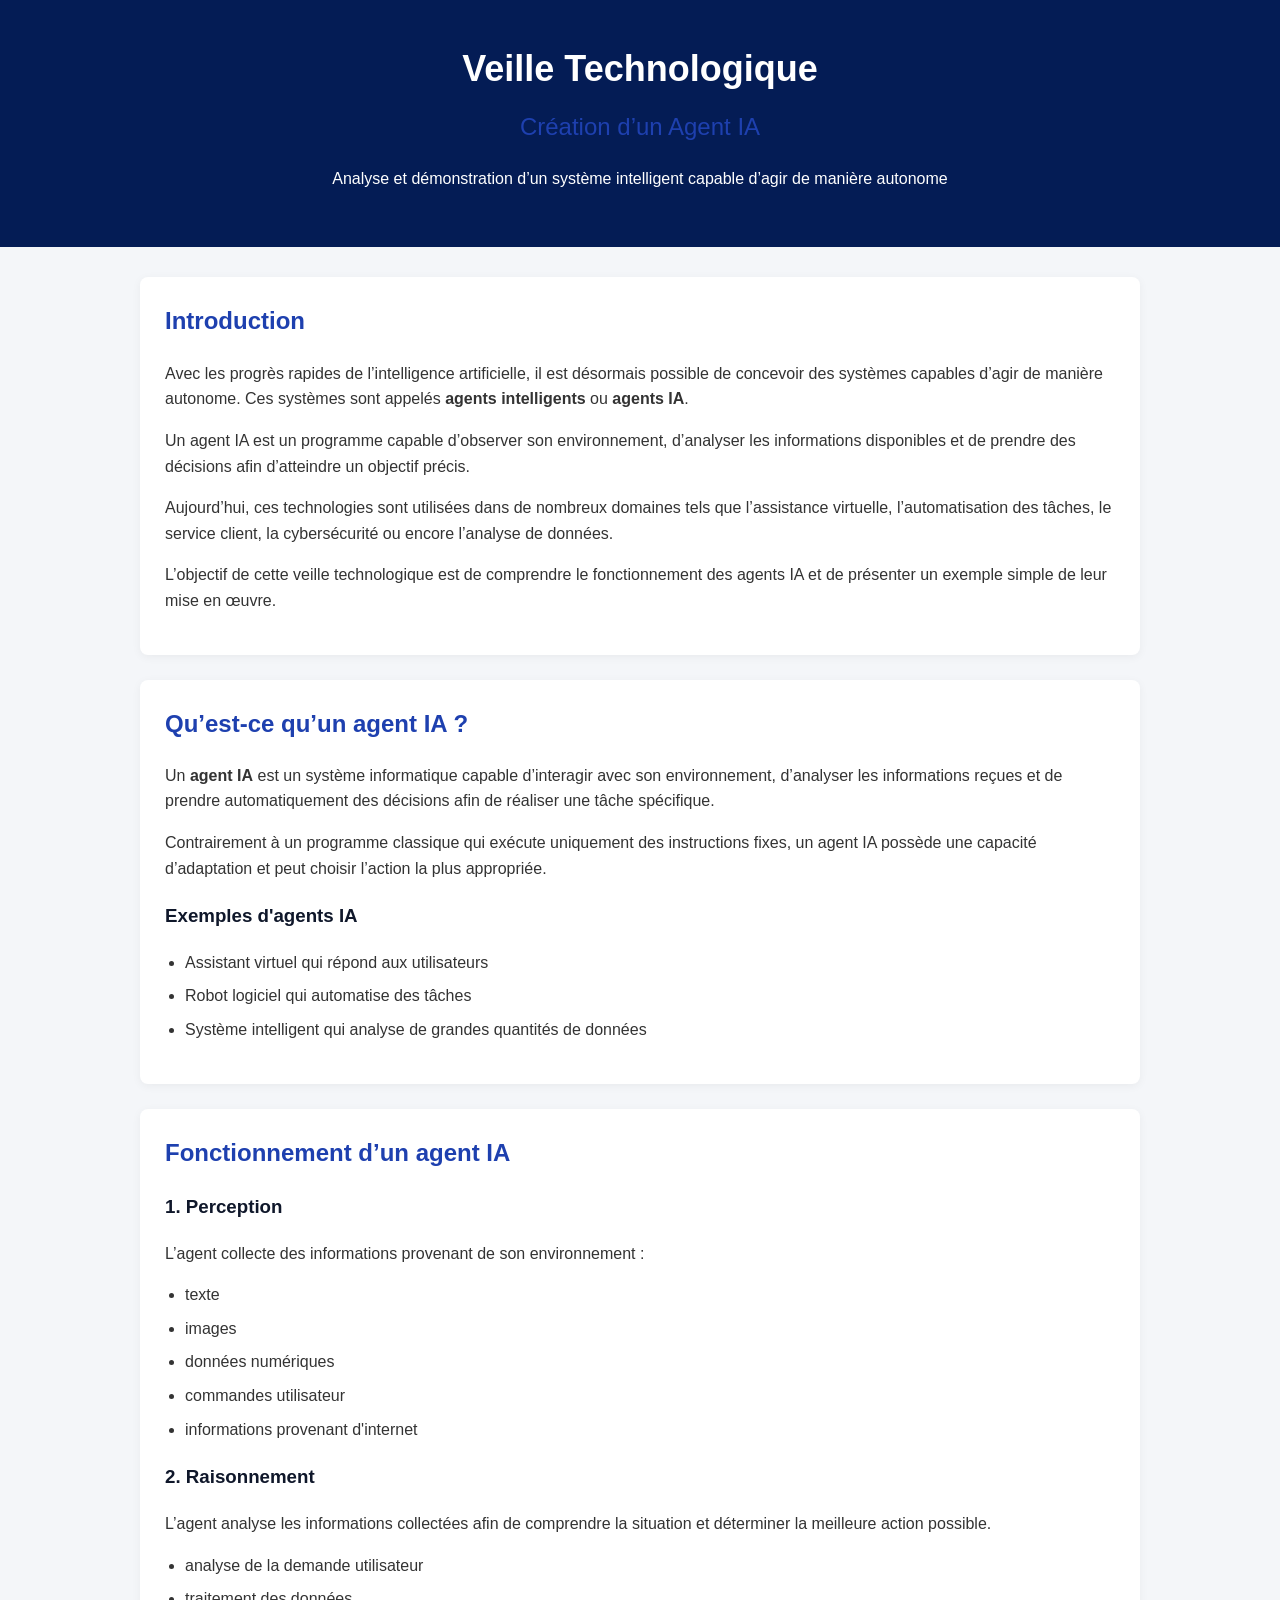
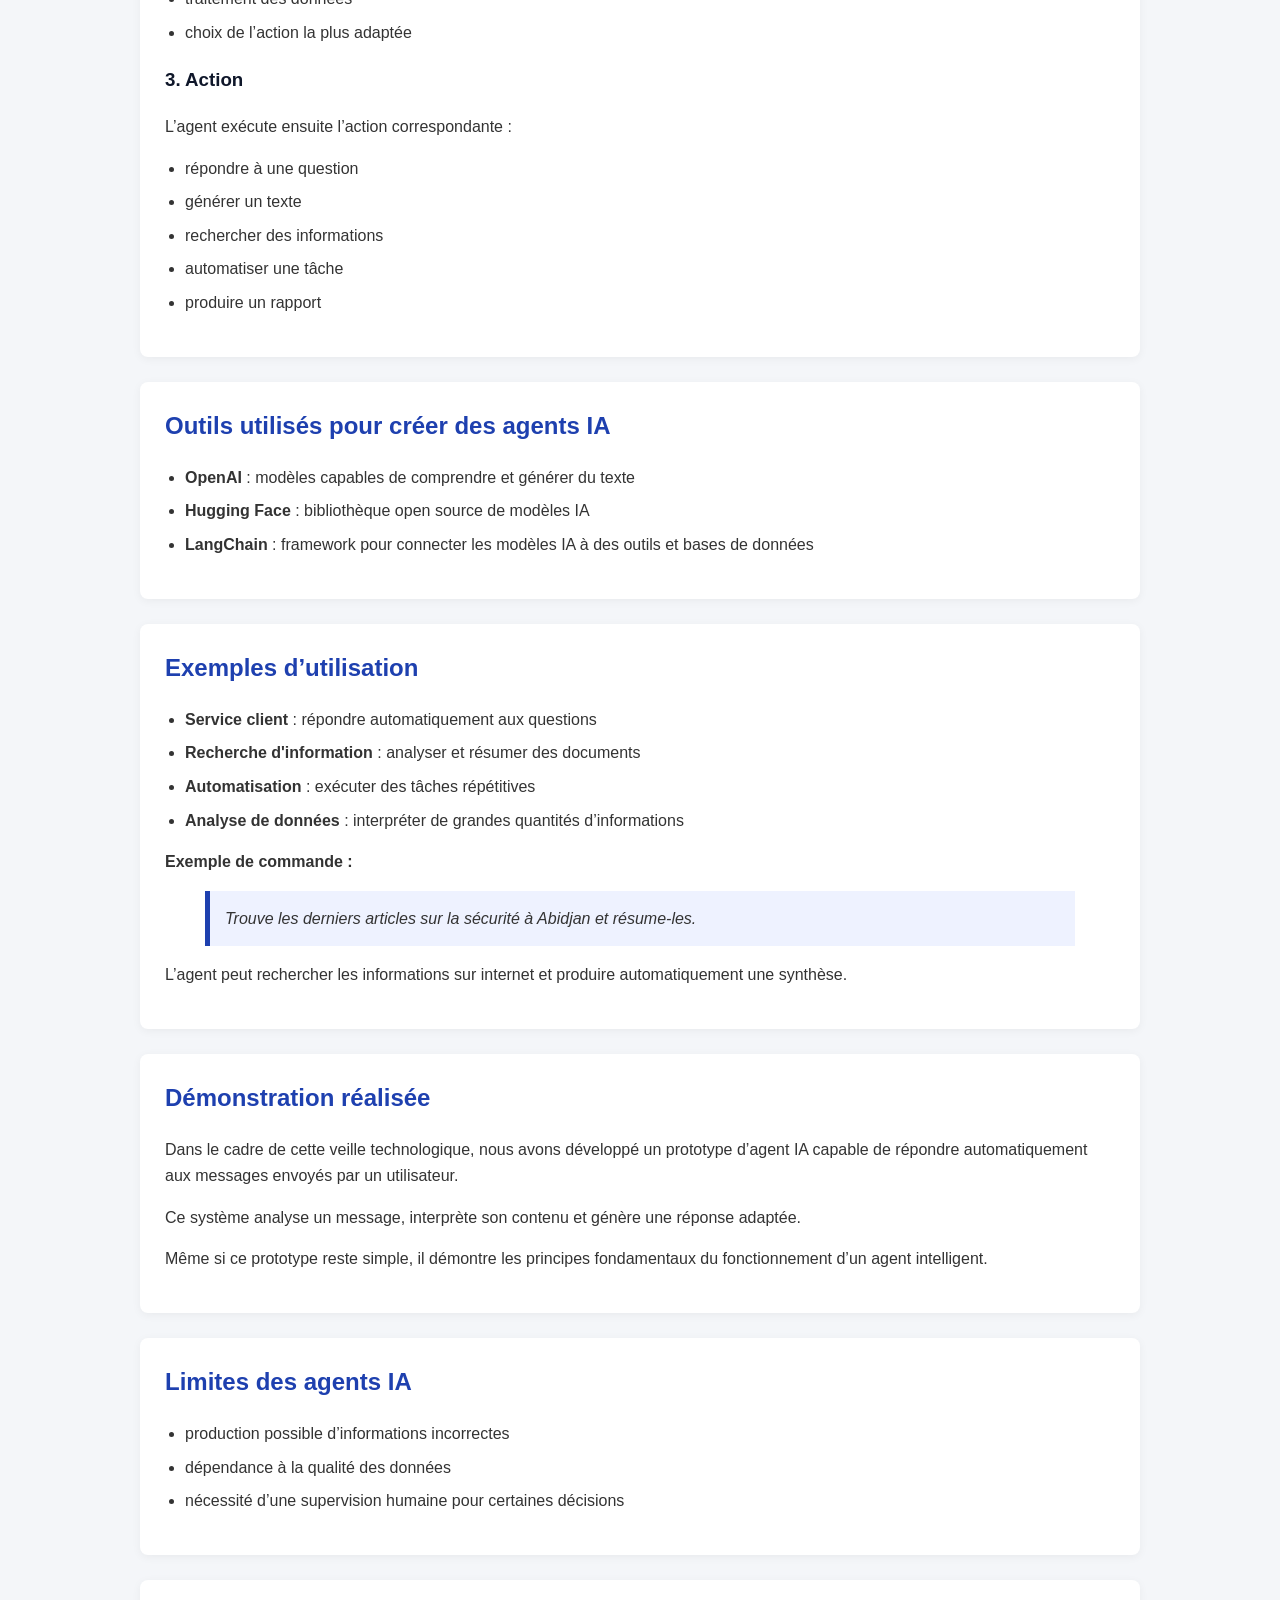
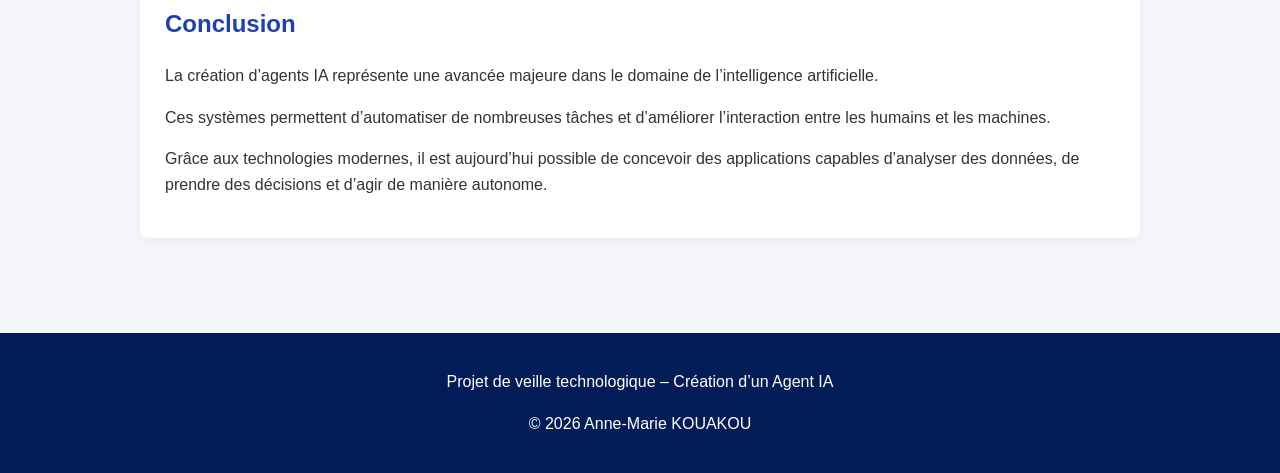
<file: mon chat_bot/index.html>
<!DOCTYPE html>
<html lang="fr">
<head>
<meta charset="UTF-8">
<meta name="viewport" content="width=device-width, initial-scale=1.0">
<title>Veille Technologique - Agent IA</title>
<link rel="stylesheet" href="style.css">
</head>

<body>

<header>
    <h1>Veille Technologique</h1>
    <h2>Création d’un Agent IA</h2>
    <p>Analyse et démonstration d’un système intelligent capable d’agir de manière autonome</p>
</header>

<main>

<section>
<h2>Introduction</h2>
<p>
Avec les progrès rapides de l’intelligence artificielle, il est désormais possible de concevoir des systèmes capables d’agir de manière autonome. Ces systèmes sont appelés <strong>agents intelligents</strong> ou <strong>agents IA</strong>.
</p>

<p>
Un agent IA est un programme capable d’observer son environnement, d’analyser les informations disponibles et de prendre des décisions afin d’atteindre un objectif précis.
</p>

<p>
Aujourd’hui, ces technologies sont utilisées dans de nombreux domaines tels que l’assistance virtuelle, l’automatisation des tâches, le service client, la cybersécurité ou encore l’analyse de données.
</p>

<p>
L’objectif de cette veille technologique est de comprendre le fonctionnement des agents IA et de présenter un exemple simple de leur mise en œuvre.
</p>
</section>

<section>
<h2>Qu’est-ce qu’un agent IA ?</h2>

<p>
Un <strong>agent IA</strong> est un système informatique capable d’interagir avec son environnement, d’analyser les informations reçues et de prendre automatiquement des décisions afin de réaliser une tâche spécifique.
</p>

<p>
Contrairement à un programme classique qui exécute uniquement des instructions fixes, un agent IA possède une capacité d’adaptation et peut choisir l’action la plus appropriée.
</p>

<h3>Exemples d'agents IA</h3>

<ul>
<li>Assistant virtuel qui répond aux utilisateurs</li>
<li>Robot logiciel qui automatise des tâches</li>
<li>Système intelligent qui analyse de grandes quantités de données</li>
</ul>

</section>

<section>

<h2>Fonctionnement d’un agent IA</h2>

<h3>1. Perception</h3>

<p>L’agent collecte des informations provenant de son environnement :</p>

<ul>
<li>texte</li>
<li>images</li>
<li>données numériques</li>
<li>commandes utilisateur</li>
<li>informations provenant d'internet</li>
</ul>

<h3>2. Raisonnement</h3>

<p>
L’agent analyse les informations collectées afin de comprendre la situation et déterminer la meilleure action possible.
</p>

<ul>
<li>analyse de la demande utilisateur</li>
<li>traitement des données</li>
<li>choix de l’action la plus adaptée</li>
</ul>

<h3>3. Action</h3>

<p>L’agent exécute ensuite l’action correspondante :</p>

<ul>
<li>répondre à une question</li>
<li>générer un texte</li>
<li>rechercher des informations</li>
<li>automatiser une tâche</li>
<li>produire un rapport</li>
</ul>

</section>

<section>

<h2>Outils utilisés pour créer des agents IA</h2>

<ul>
<li><strong>OpenAI</strong> : modèles capables de comprendre et générer du texte</li>
<li><strong>Hugging Face</strong> : bibliothèque open source de modèles IA</li>
<li><strong>LangChain</strong> : framework pour connecter les modèles IA à des outils et bases de données</li>
</ul>

</section>

<section>

<h2>Exemples d’utilisation</h2>

<ul>
<li><strong>Service client</strong> : répondre automatiquement aux questions</li>
<li><strong>Recherche d'information</strong> : analyser et résumer des documents</li>
<li><strong>Automatisation</strong> : exécuter des tâches répétitives</li>
<li><strong>Analyse de données</strong> : interpréter de grandes quantités d’informations</li>
</ul>

<p><strong>Exemple de commande :</strong></p>

<blockquote>
Trouve les derniers articles sur la sécurité à Abidjan et résume-les.
</blockquote>

<p>
L’agent peut rechercher les informations sur internet et produire automatiquement une synthèse.
</p>

</section>

<section>

<h2>Démonstration réalisée</h2>

<p>
Dans le cadre de cette veille technologique, nous avons développé un prototype d’agent IA capable de répondre automatiquement aux messages envoyés par un utilisateur.
</p>

<p>
Ce système analyse un message, interprète son contenu et génère une réponse adaptée.
</p>

<p>
Même si ce prototype reste simple, il démontre les principes fondamentaux du fonctionnement d’un agent intelligent.
</p>

</section>

<section>

<h2>Limites des agents IA</h2>

<ul>
<li>production possible d’informations incorrectes</li>
<li>dépendance à la qualité des données</li>
<li>nécessité d’une supervision humaine pour certaines décisions</li>
</ul>

</section>

<section>

<h2>Conclusion</h2>

<p>
La création d’agents IA représente une avancée majeure dans le domaine de l’intelligence artificielle.
</p>

<p>
Ces systèmes permettent d’automatiser de nombreuses tâches et d’améliorer l’interaction entre les humains et les machines.
</p>

<p>
Grâce aux technologies modernes, il est aujourd’hui possible de concevoir des applications capables d’analyser des données, de prendre des décisions et d’agir de manière autonome.
</p>

</section>

</main>

<footer>
<p>Projet de veille technologique – Création d’un Agent IA</p>
<p>© 2026 Anne-Marie KOUAKOU</p>
</footer>

</body>
</html>
</file>
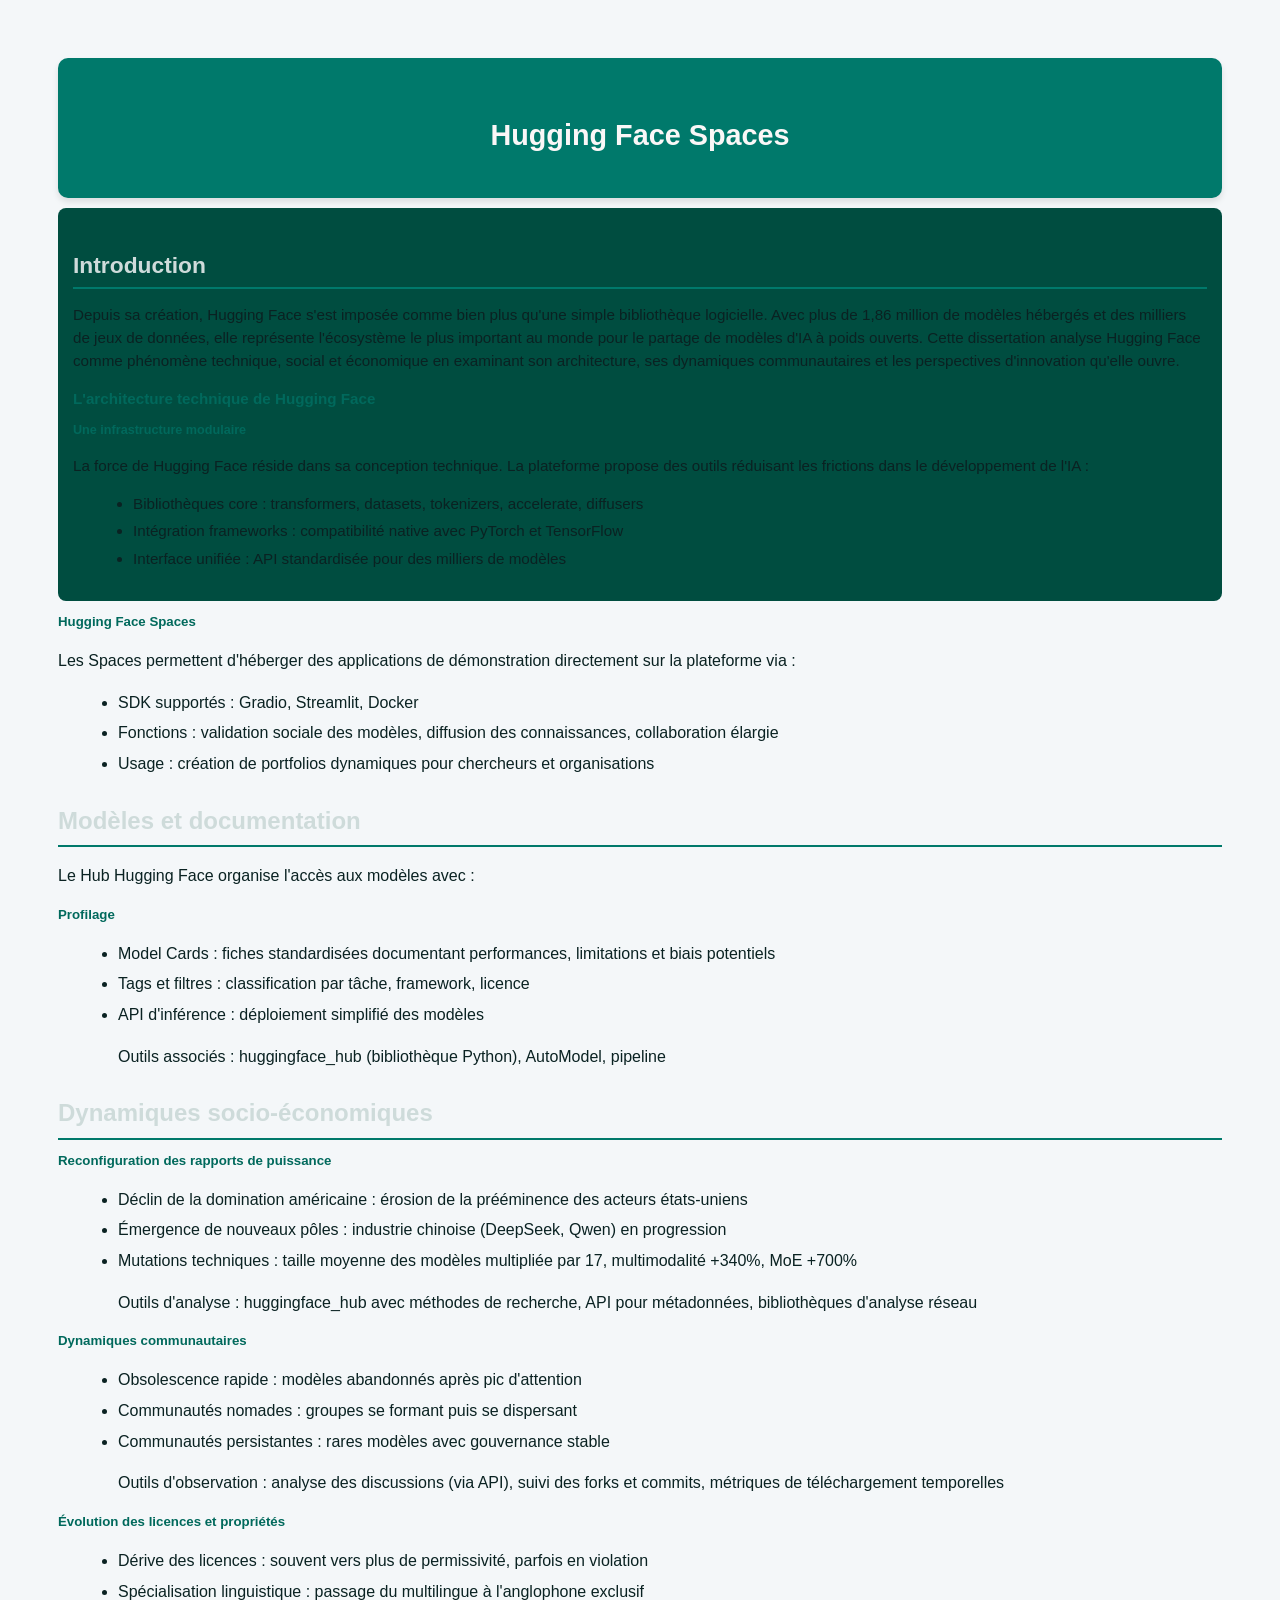
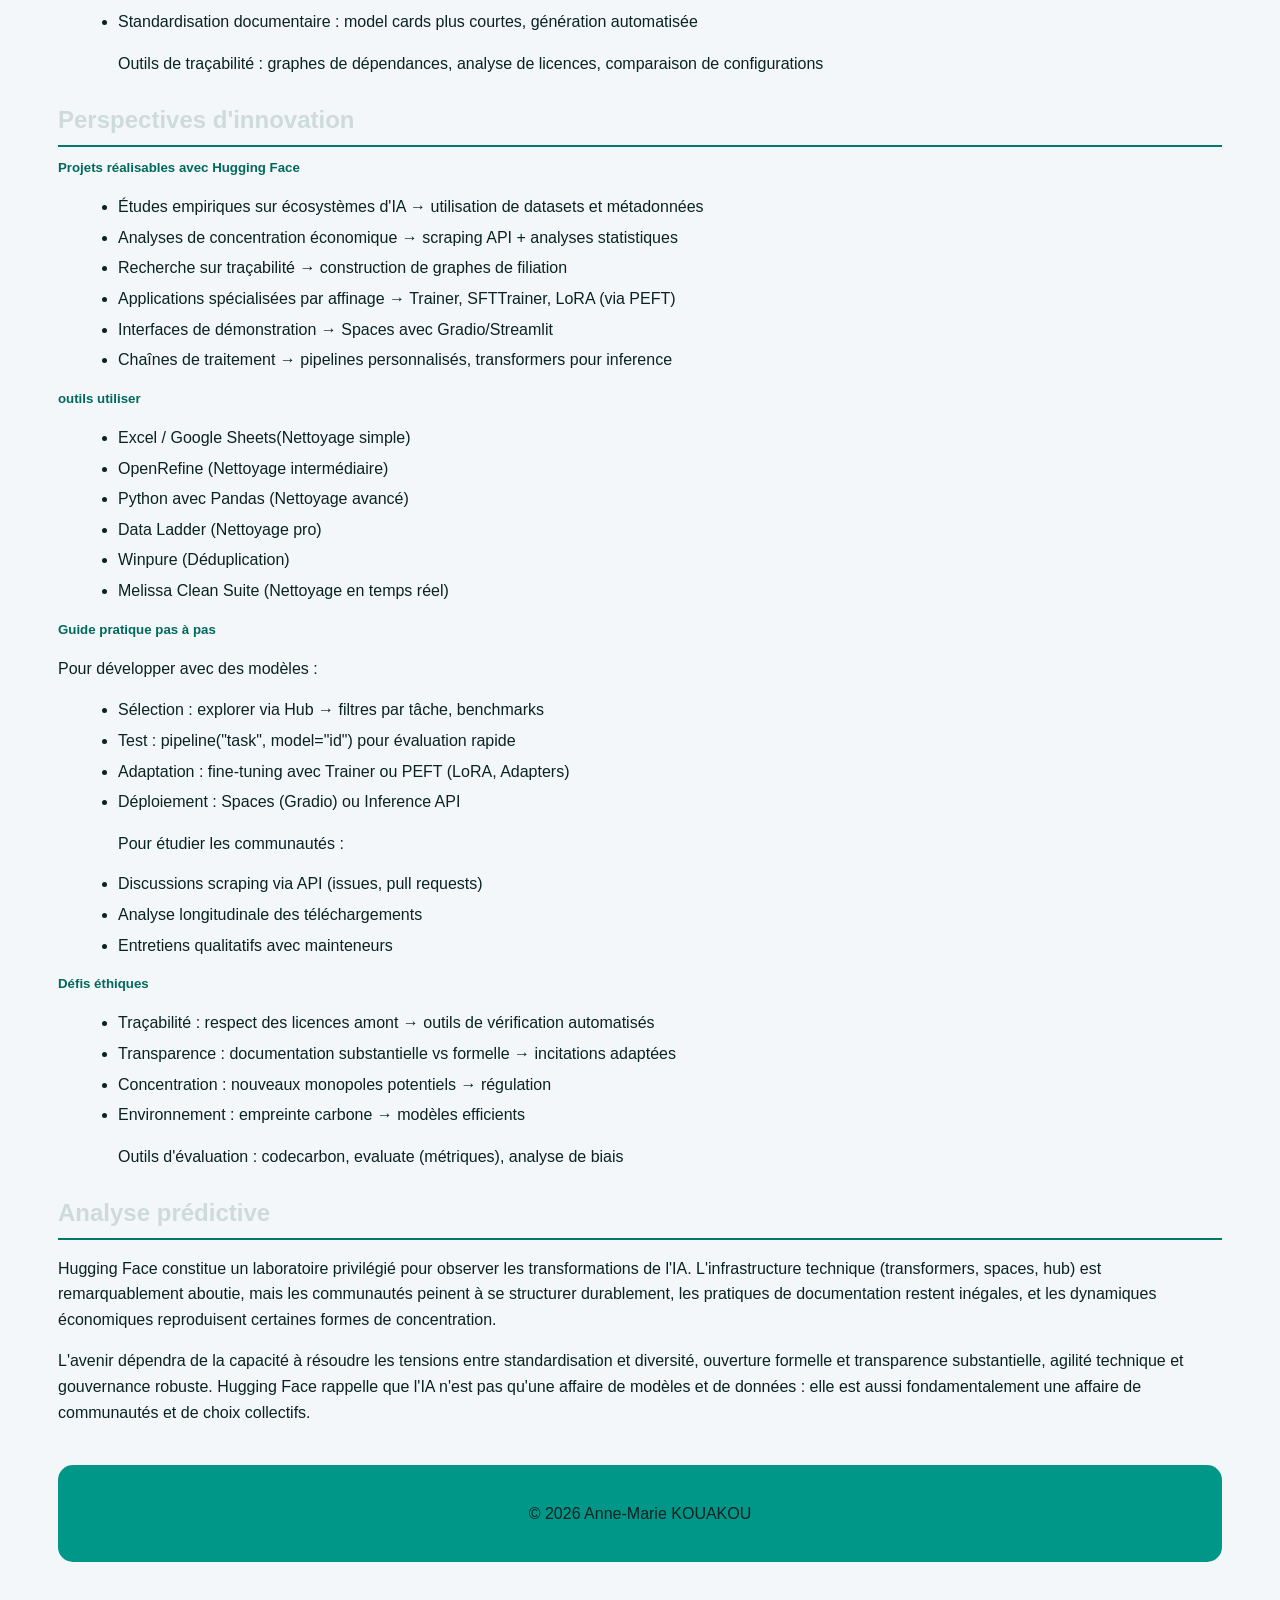
<file: Nouveau dossier/index.html>
<!DOCTYPE html>
<html lang="en">
<head>
    <meta charset="UTF-8">
    <meta name="viewport" content="width=device-width, initial-scale=1.0">
    <title>Anne-Marie Kouakou</title>
    <link rel="stylesheet" href="style.css">
</head>
<body>
    
<header>
        <nav>
            <div class="header-text">
                <h1>Hugging Face Spaces</h1>
            </div>
        </nav>
    </header>

    <section class="introduction">
<h2>Introduction</h2>
<p>
Depuis sa création, Hugging Face s'est imposée comme bien plus qu'une simple bibliothèque logicielle. Avec plus de 1,86 million de modèles hébergés et des milliers de jeux de données, elle représente l'écosystème le plus important au monde pour le partage de modèles d'IA à poids ouverts. Cette dissertation analyse Hugging Face comme phénomène technique, social et économique en examinant son architecture, ses dynamiques communautaires et les perspectives d'innovation qu'elle ouvre.
</p>
<h4>L'architecture technique de Hugging Face</h4>
<h5>Une infrastructure modulaire</h5>
<p>La force de Hugging Face réside dans sa conception technique. La plateforme propose des outils réduisant les frictions dans le développement de l'IA :</p>
<ul>
<li>Bibliothèques core : transformers, datasets, tokenizers, accelerate, diffusers</li>
<li>Intégration frameworks : compatibilité native avec PyTorch et TensorFlow</li>
<li>Interface unifiée : API standardisée pour des milliers de modèles</li>
</ul>

</section>

<h5>Hugging Face Spaces</h5>
<p>Les Spaces permettent d'héberger des applications de démonstration directement sur la plateforme via :</p>
<ul>
    <li>SDK supportés : Gradio, Streamlit, Docker</li>
    <li>Fonctions : validation sociale des modèles, diffusion des connaissances, collaboration élargie</li>
    <li>Usage : création de portfolios dynamiques pour chercheurs et organisations</li>
</ul>

<section class="Modèles et documentation">
        <h2>Modèles et documentation</h2>
        <p>
Le Hub Hugging Face organise l'accès aux modèles avec :    </p>
    <h5>Profilage</h5>
        <ul>
            <li>Model Cards : fiches standardisées documentant performances, limitations et biais potentiels</li>
            <li>Tags et filtres : classification par tâche, framework, licence</li>
            <li>API d'inférence : déploiement simplifié des modèles</li>
            <p>Outils associés : huggingface_hub (bibliothèque Python), AutoModel, pipeline</p>
        </ul>

    </section>

<h2>Dynamiques socio-économiques
</h2>
<section class="Reconfiguration des rapports de puissance">
        <h5>Reconfiguration des rapports de puissance</h5>
        <ul>
            <li>Déclin de la domination américaine : érosion de la prééminence des acteurs états-uniens</li>
            <li>Émergence de nouveaux pôles : industrie chinoise (DeepSeek, Qwen) en progression</li>
            <li>Mutations techniques : taille moyenne des modèles multipliée par 17, multimodalité +340%, MoE +700%</li>
            <p>Outils d'analyse : huggingface_hub avec méthodes de recherche, API pour métadonnées, bibliothèques d'analyse réseau</p>
            </ul>
    </section>

    <section class="Dynamiques communautaires">
        <h5>Dynamiques communautaires</h5>
        <ul>
            <li>Obsolescence rapide : modèles abandonnés après pic d'attention</li>
            <li>Communautés nomades : groupes se formant puis se dispersant</li>
            <li>Communautés persistantes : rares modèles avec gouvernance stable</li>
            <p>Outils d'observation : analyse des discussions (via API), suivi des forks et commits, métriques de téléchargement temporelles</p>
        </ul>
    </section>

    <section class="Évolution des licences et propriétés">
        <h5>Évolution des licences et propriétés</h5>
        <ul>
            <li>Dérive des licences : souvent vers plus de permissivité, parfois en violation</li>
            <li>Spécialisation linguistique : passage du multilingue à l'anglophone exclusif</li> 
            <li>Standardisation documentaire : model cards plus courtes, génération automatisée</li>  
            <p>Outils de traçabilité : graphes de dépendances, analyse de licences, comparaison de configurations</p>     
        </ul>
</section>

<section class="Perspectives d'innovation">
    <h2>Perspectives d'innovation</h2>
    <h5>Projets réalisables avec Hugging Face</h5>
    <ul>
        <li>Études empiriques sur écosystèmes d'IA → utilisation de datasets et métadonnées</li>
        <li>Analyses de concentration économique → scraping API + analyses statistiques</li>
        <li>Recherche sur traçabilité → construction de graphes de filiation</li>
        <li>Applications spécialisées par affinage → Trainer, SFTTrainer, LoRA (via PEFT)</li>
        <li>Interfaces de démonstration → Spaces avec Gradio/Streamlit</li>
        <li>Chaînes de traitement → pipelines personnalisés, transformers pour inference</li>
        </ul>
</section>

<h5>outils utiliser</h5>
    <ul>
        <li>Excel / Google Sheets(Nettoyage simple)</li>
        <li>OpenRefine	(Nettoyage intermédiaire)</li>
        <li>Python avec Pandas	(Nettoyage avancé)</li>
        <li>Data Ladder	(Nettoyage pro)</li>
        <li>Winpure	(Déduplication)</li>
        <li>Melissa Clean Suite	(Nettoyage en temps réel)</li>
        </ul>

<h5>Guide pratique pas à pas</h5>
<p>Pour développer avec des modèles :</p>
<ul>
<li>Sélection : explorer via Hub → filtres par tâche, benchmarks</li>
<li>Test : pipeline("task", model="id") pour évaluation rapide</li>
<li>Adaptation : fine-tuning avec Trainer ou PEFT (LoRA, Adapters)</li>
<li>Déploiement : Spaces (Gradio) ou Inference API</li>
<p>Pour étudier les communautés :</p>
<li>Discussions scraping via API (issues, pull requests)</li>
<li>Analyse longitudinale des téléchargements</li>
<li>Entretiens qualitatifs avec mainteneurs</li>
</ul>

<h5>Défis éthiques</h5>
<ul>
 <li>Traçabilité : respect des licences amont → outils de vérification automatisés</li>
<li>Transparence : documentation substantielle vs formelle → incitations adaptées</li>
<li>Concentration : nouveaux monopoles potentiels → régulation</li>
<li>Environnement : empreinte carbone → modèles efficients</li>
<p>Outils d'évaluation : codecarbon, evaluate (métriques), analyse de biais</p>
</ul>
<h2>Analyse prédictive</h2>
<P>Hugging Face constitue un laboratoire privilégié pour observer les transformations de l'IA. L'infrastructure technique (transformers, spaces, hub) est remarquablement aboutie, mais les communautés peinent à se structurer durablement, les pratiques de documentation restent inégales, et les dynamiques économiques reproduisent certaines formes de concentration.
</P>
<P>L'avenir dépendra de la capacité à résoudre les tensions entre standardisation et diversité, ouverture formelle et transparence substantielle, agilité technique et gouvernance robuste. Hugging Face rappelle que l'IA n'est pas qu'une affaire de modèles et de données : elle est aussi fondamentalement une affaire de communautés et de choix collectifs.</P>



<footer>
    <p>© 2026 Anne-Marie KOUAKOU</p>
</footer>




</body>
</html>
</file>
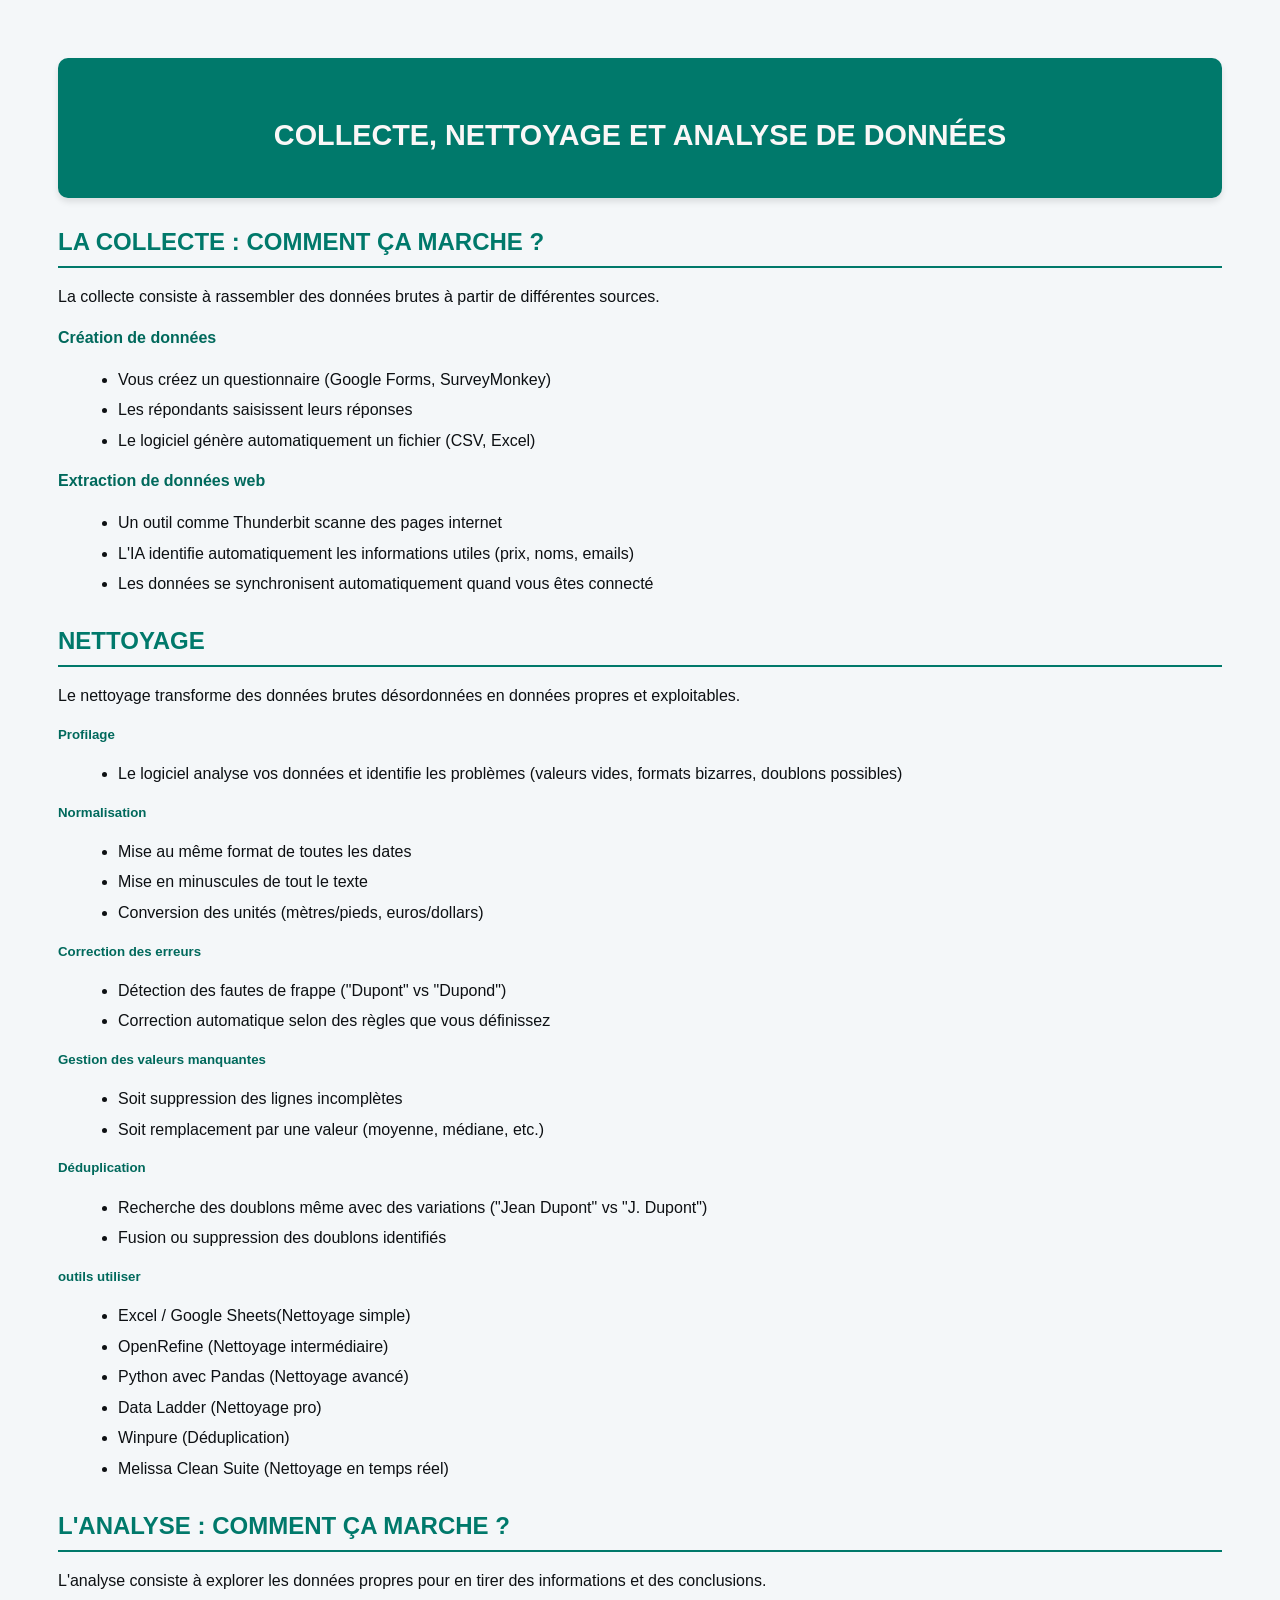
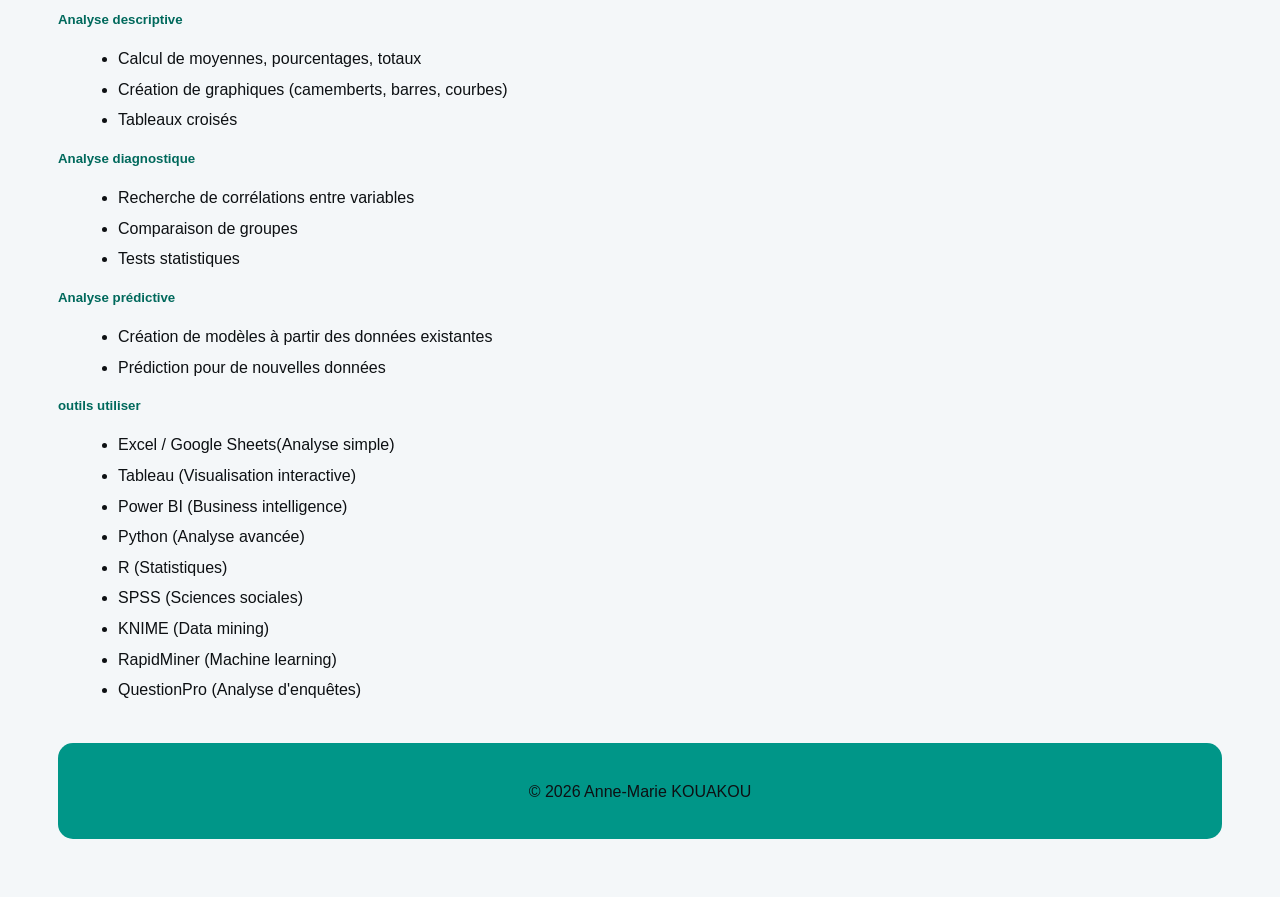
<file: veille collecte, nettoyage et analyse de données Dataset/index.html>
<!DOCTYPE html>
<html lang="en">
<head>
    <meta charset="UTF-8">
    <meta name="viewport" content="width=device-width, initial-scale=1.0">
    <title>Anne-Marie</title>
    <link rel="stylesheet" href="style.css">
</head>
<body>
    

<header>
        <nav>
            <div class="header-text">
                <h1>COLLECTE, NETTOYAGE ET ANALYSE DE DONNÉES</h1>
            </div>
        </nav>
    </header>

    <section class="collecte">
<h2>LA COLLECTE : COMMENT ÇA MARCHE ?</h2>
<p>
La collecte consiste à rassembler des données brutes à partir de différentes sources.</p>
<h4>Création de données</h4>
<ul>
<li>Vous créez un questionnaire (Google Forms, SurveyMonkey)</li>
<li>Les répondants saisissent leurs réponses</li>
<li>Le logiciel génère automatiquement un fichier (CSV, Excel)</li>
</ul>

</section>

<h4>Extraction de données web</h4>
<ul>
    <li>Un outil comme Thunderbit scanne des pages internet</li>
    <li>L'IA identifie automatiquement les informations utiles (prix, noms, emails)</li>
    <li>Les données se synchronisent automatiquement quand vous êtes connecté</li>
</ul>

<section class="nettoyage">
        <h2>NETTOYAGE </h2>
        <p>
Le nettoyage transforme des données brutes désordonnées en données propres et exploitables.
    </p>
    <h5>Profilage</h5>
        <ul>
            <li>Le logiciel analyse vos données et identifie les problèmes (valeurs vides, formats bizarres, doublons possibles)</li>
        </ul>

    </section>

    <section class="Normalisation">
        <h5>Normalisation</h5>
        <ul>
            <li>Mise au même format de toutes les dates </li>
            <li>Mise en minuscules de tout le texte</li>
            <li>Conversion des unités (mètres/pieds, euros/dollars)</li>
            </ul>
    </section>

    <section class="Correction des erreurs">
        <h5>Correction des erreurs</h5>
        <ul>
            <li>Détection des fautes de frappe ("Dupont" vs "Dupond")</li>
            <li>Correction automatique selon des règles que vous définissez</li>
        </ul>
    </section>

    <section class="Gestion des valeurs manquantes">
        <h5>Gestion des valeurs manquantes</h5>
        <ul>
            <li>Soit suppression des lignes incomplètes</li>
            <li>Soit remplacement par une valeur (moyenne, médiane, etc.)</li>        </ul>
</section>

<section class="Déduplication">
    <h5>Déduplication</h5>
    <ul>
        <li>Recherche des doublons même avec des variations ("Jean Dupont" vs "J. Dupont")</li>
        <li>Fusion ou suppression des doublons identifiés</li>
        </ul>
</section>

<h5>outils utiliser</h5>
    <ul>
        <li>Excel / Google Sheets(Nettoyage simple)</li>
        <li>OpenRefine	(Nettoyage intermédiaire)</li>
        <li>Python avec Pandas	(Nettoyage avancé)</li>
        <li>Data Ladder	(Nettoyage pro)</li>
        <li>Winpure	(Déduplication)</li>
        <li>Melissa Clean Suite	(Nettoyage en temps réel)</li>
        </ul>

<h2>L'ANALYSE : COMMENT ÇA MARCHE ?</h2>
<p>L'analyse consiste à explorer les données propres pour en tirer des informations et des conclusions.</p>
<h5>Analyse descriptive </h5>
<ul>
<li>Calcul de moyennes, pourcentages, totaux</li>
<li>Création de graphiques (camemberts, barres, courbes)</li>
<li>Tableaux croisés</li>
</ul>

<h5>Analyse diagnostique </h5>
<ul>
 <li> Recherche de corrélations entre variables</li>
<li>Comparaison de groupes</li>
<li>Tests statistiques</li>
</ul>
<h5>Analyse prédictive</h5>
<ul>
    <li>Création de modèles à partir des données existantes</li>
<li>Prédiction pour de nouvelles données</li>
</ul>

<h5>outils utiliser</h5>
<ul>
    <li>Excel / Google Sheets(Analyse simple)</li>
    <li>Tableau	(Visualisation interactive)</li>
    <li>Power BI	(Business intelligence)</li>
    <li>Python	(Analyse avancée)</li>
    <li>R	(Statistiques)</li>
    <li>SPSS	(Sciences sociales)</li>
    <li>KNIME	(Data mining)</li>
    <li>RapidMiner	(Machine learning)</li>
    <li>QuestionPro	(Analyse d'enquêtes)</li>
</ul>

<footer>
    <p>© 2026 Anne-Marie KOUAKOU</p>
</footer>




</body>
</html>
</file>
<file: mon chat_bot/style.css>
body{
font-family: Arial, Helvetica, sans-serif;
margin:0;
background:#f4f6f9;
color:#333;
line-height:1.6;
}

header{
background:#041c55;
color:white;
text-align:center;
padding:40px 20px;
}

header h1{
margin:0;
font-size:36px;
}

header h2{
margin-top:10px;
font-weight:normal;
}

main{
max-width:1000px;
margin:auto;
padding:30px;
}

section{
background:white;
margin-bottom:25px;
padding:25px;
border-radius:8px;
box-shadow:0 2px 10px rgba(0,0,0,0.05);
}

h2{
color:#1e40af;
margin-top:0;
}

h3{
color:#0f172a;
margin-top:20px;
}

ul{
padding-left:20px;
}

li{
margin-bottom:8px;
}

blockquote{
background:#eef2ff;
border-left:5px solid #1e40af;
padding:15px;
font-style:italic;
}

footer{
text-align:center;
background:#021c58;
color:white;
padding:20px;
margin-top:40px;
}
</file>
<file: Nouveau dossier/style.css>
* {
    margin: 100;
    padding: 400;
    box-sizing: border-box;
}

body {
    font-family: 'Segoe UI', Tahoma, Geneva, Verdana, sans-serif;
    line-height: 1.6;
    background-color: #f4f7f9;
    color: #0a2222;
    padding: 50px;
}

header {
    background-color: #00796b;
    color: rgb(250, 247, 247);
    padding: 30px 10px;
    border-radius: 10px;
    box-shadow: 0 4px 6px rgba(0,0,0,0.1);
    margin-bottom: 10px;
}

header h1 {
    text-align: center;
    font-size: 1.8rem;
    margin-bottom: 10px;
}

.introduction {
    background-color: #004d40;
    padding: 15px;
    border-radius: 8px;
    font-size: 0.95rem;
    line-height: 1.5;
}

h2 {
    color: #cedbda;
    margin: 25px 0 10px;
    border-bottom: 2px solid #00796b;
    padding-bottom: 5px;
}

h3 {
    color: #cdd8d6;
    margin: 15px 0 8px;
}

h4 {
    color: #00695c;
    margin: 10px 0 5px;
}

h5 {
    color: #00695c;
    margin: 10px 0 5px;
}



p {
    margin-bottom: 15px;
}

ul {
    margin-left: 20px;
    margin-bottom: 15px;
}

ul li {
    margin-bottom: 5px;
}

footer {
   text-align: center;
   margin-top: 40px;
   padding: 20px;
   background: #009688;
   border-radius: 15px;
}
</file>
<file: veille collecte, nettoyage et analyse de données Dataset/style.css>
* {
    margin: 100;
    padding: 400;
    box-sizing: border-box;
}

body {
    font-family: 'Segoe UI', Tahoma, Geneva, Verdana, sans-serif;
    line-height: 1.6;
    background-color: #f4f7f9;
    color: #0d1013;
    padding: 50px;
}

header {
    background-color: #00796b;
    color: rgb(250, 247, 247);
    padding: 30px 10px;
    border-radius: 10px;
    box-shadow: 0 4px 6px rgba(0,0,0,0.1);
    margin-bottom: 10px;
}

header h1 {
    text-align: center;
    font-size: 1.8rem;
    margin-bottom: 10px;
}

.introduction {
    background-color: #004d40;
    padding: 15px;
    border-radius: 8px;
    font-size: 0.95rem;
    line-height: 1.5;
}

h2 {
    color: #00796b;
    margin: 25px 0 10px;
    border-bottom: 2px solid #00796b;
    padding-bottom: 5px;
}

h3 {
    color: #004d40;
    margin: 15px 0 8px;
}

h4 {
    color: #00695c;
    margin: 10px 0 5px;
}

h5 {
    color: #00695c;
    margin: 10px 0 5px;
}



p {
    margin-bottom: 15px;
}

ul {
    margin-left: 20px;
    margin-bottom: 15px;
}

ul li {
    margin-bottom: 5px;
}

footer {
   text-align: center;
   margin-top: 40px;
   padding: 20px;
   background: #009688;
   border-radius: 15px;
}
</file>
